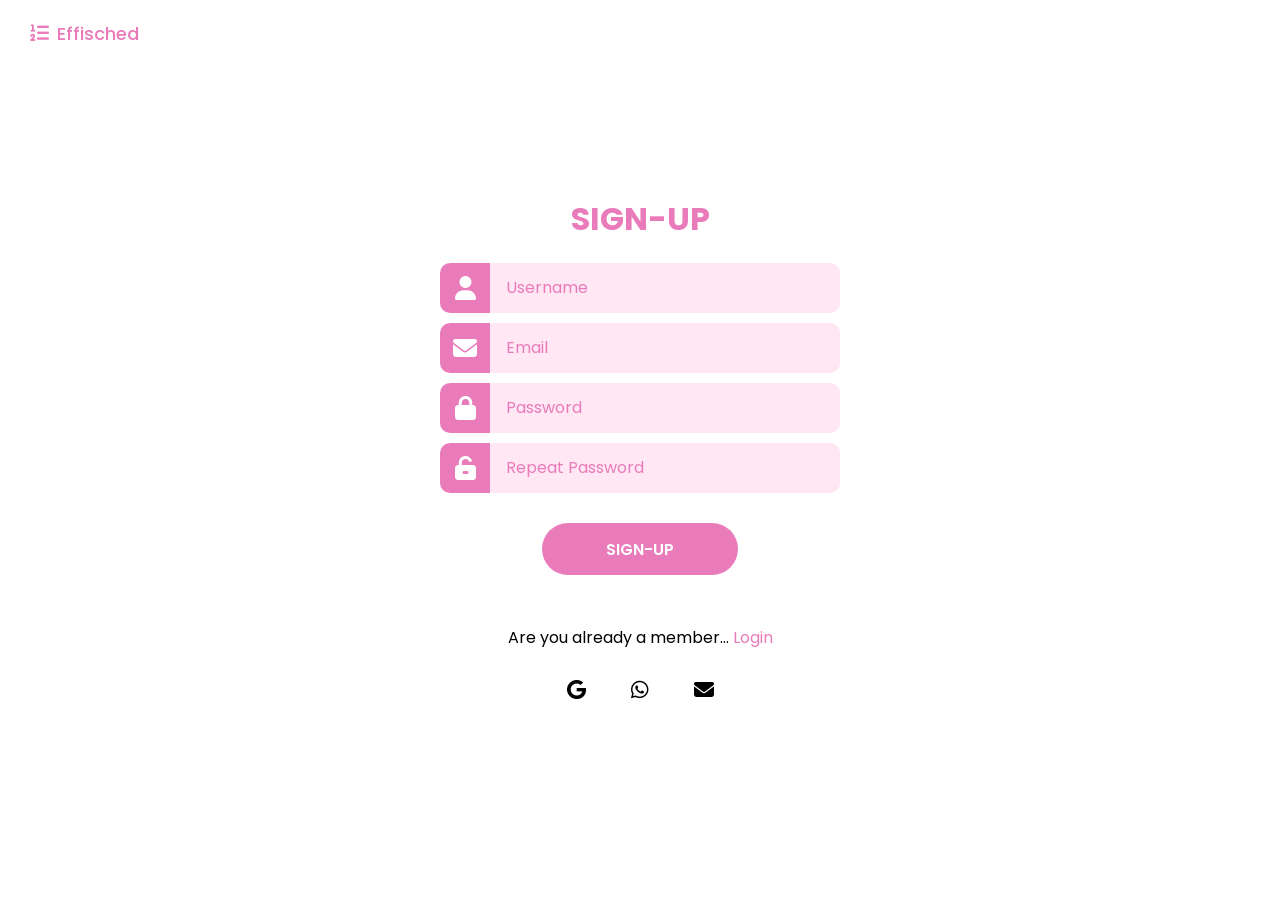
<file: index.html>
<!DOCTYPE html>
<html lang="en">
<head>
    <meta charset="UTF-8">
    <meta name="viewport" content="width=device-width, initial-scale=1.0">
    <title>Effisched</title>
    <link rel="stylesheet" href="https://cdnjs.cloudflare.com/ajax/libs/font-awesome/6.5.0/css/all.min.css">
    <link rel="stylesheet" href="styles.css">
    <script type="text/javascript" src="validation.js" defer></script>
    <script type="text/javascript" src="calender.js" defer></script>
</head>
<body>
    
    <div class="container">
        <div class="wrapper">

            <nav>
                <div class="left">
                    <a href="/">
                        <i class="fa-solid fa-list-ol"></i>
                        Effisched
                    </a>
                </div>
            </nav>

            <h1>Sign-up</h1>
            <p id="error-message"></p>
            <form id="form">
                <!--username-->
                <div>
                    <label for="username-input">
                        <i class="fa-solid fa-user"></i>
                    </label>
                    <input type="text" name="username" id="username-input" placeholder="Username">
                </div>

                <!--Email-->
                <div>
                    <label for="email-input">
                        <i class="fa-solid fa-envelope"></i>
                    </label>
                    <input type="email" name="email" id="email-input" placeholder="Email">
                </div>

                <!--Password-->
                <div>
                    <label for="password-input">
                        <i class="fa-solid fa-lock"></i>
                    </label>
                    <input type="password" name="password" id="password-input" placeholder="Password">
                </div>

                <!--repeat password-->
                <div>
                    <label for="repeat-password-input">
                        <i class="fa-solid fa-unlock-keyhole"></i>
                    </label>
                    <input type="password" name="repeat-password" id="repeat-password-input" placeholder="Repeat Password">
                </div>

                <button type="submit">Sign-up</button>
            </form>

            <p>
                Are you already a member...
                <a href="login.html">
                    Login
                </a>
            </p>
            <nav>
                <div class="down">
                    <a href="https://google.com" target="blank" rel="noopener noreferrer">
                        <i class="fa-brands fa-google"></i>
                    </a>

                    <a href="http://whatsapp.com" target="_blank" rel="noopener noreferrer">
                        <i class="fa-brands fa-whatsapp"></i>
                    </a>
        
                    <a href="mailto:Anujlingwal022@gmail.com">
                        <i class="fa-solid fa-envelope"></i>
                    </a>
                </div>
                
            </nav>
        </div>
    </div>
</body>
</html>
</file>
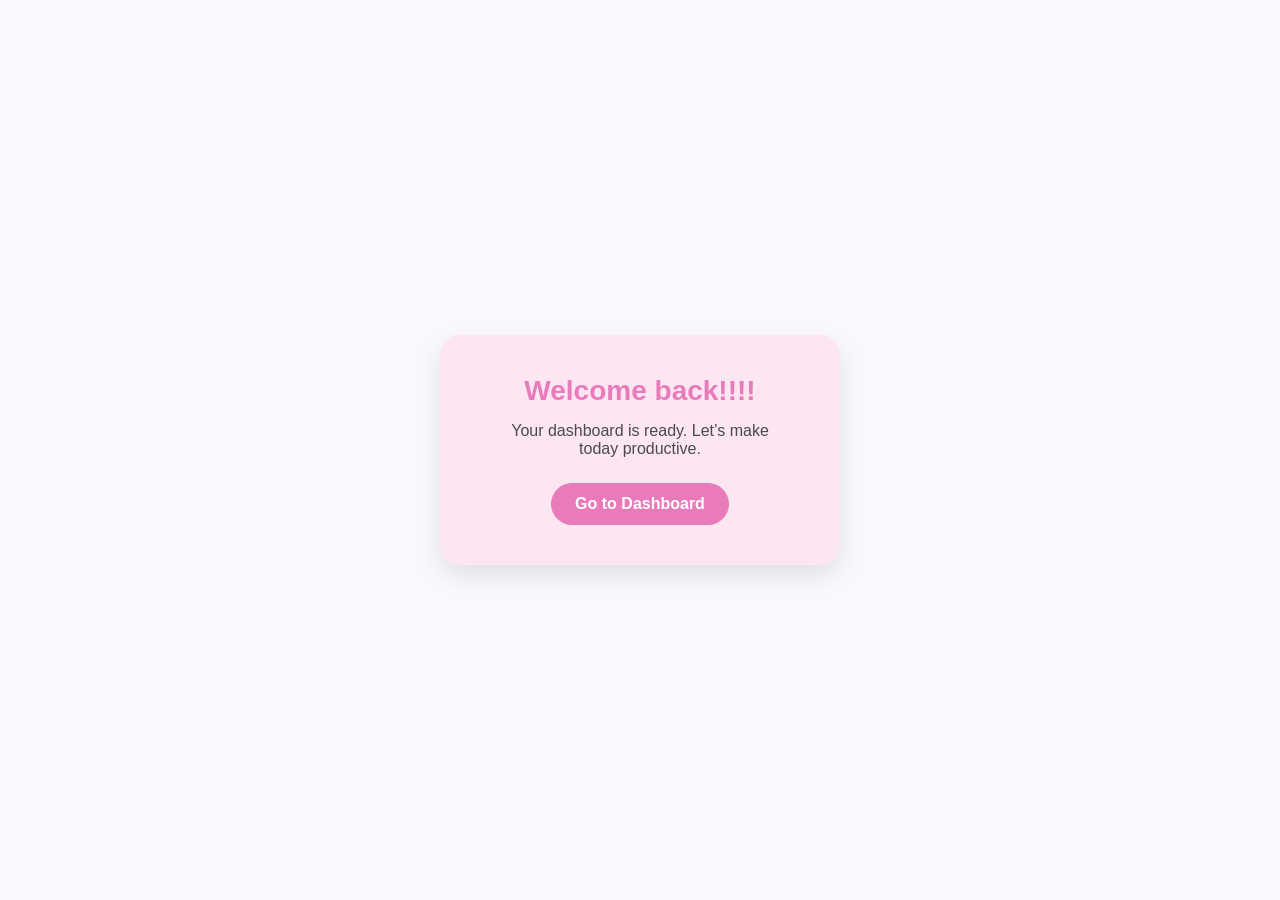
<file: afterlog.html>
<!DOCTYPE html>
<html lang="en">
<head>
  <meta charset="UTF-8">
  <meta name="viewport" content="width=device-width, initial-scale=1.0">
  <title>Effisched - Dashboard</title>
  <link rel="stylesheet" href="afterlog.css">
</head>
<body>
  <div class="card">
    <h1>Welcome back!!!!</h1>
    <p>Your dashboard is ready. Let’s make today productive.</p>
    <a href="calender.html" class="btn">Go to Dashboard</a>
  </div>
</body>
</html>
</file>
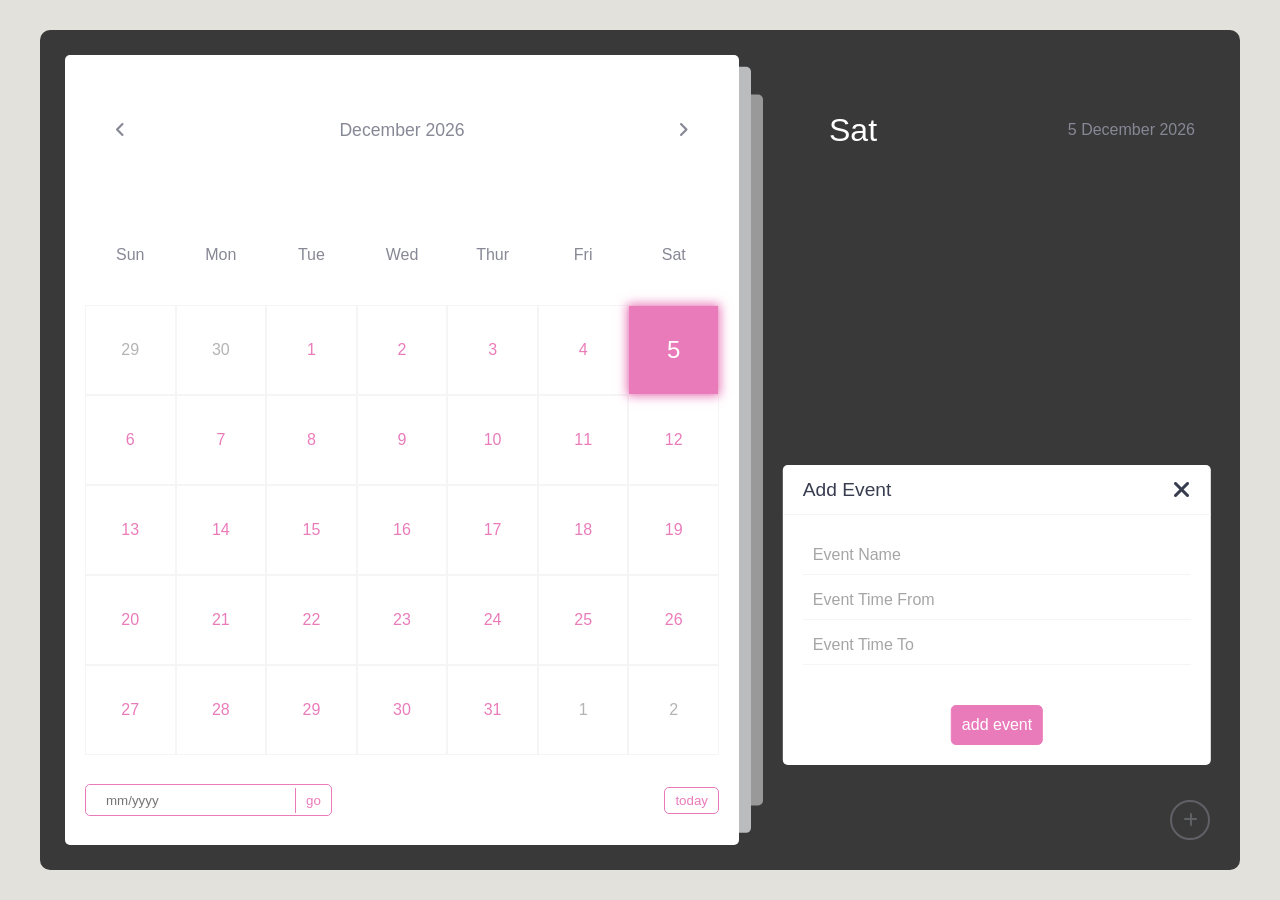
<file: calender.html>
<!DOCTYPE html>
<html lang="en">
<head>
  <meta charset="UTF-8">
  <meta name="viewport" content="width=device-width, initial-scale=1.0">
  <link rel="stylesheet" href="https://cdnjs.cloudflare.com/ajax/libs/font-awesome/6.5.0/css/all.min.css">
  <link rel="stylesheet" href="calender.css">
  <script type="text/javascript" src="calender.js" defer></script>
  <title>calender</title>

</head>
<body>
  <div class="container">
    <div class="left">
      <div class="calendar">
        <div class="month">
          <i class="fa fa-angle-left prev"></i>
          <div class="date">
          </div>
          <i class="fa fa-angle-right next"></i>
        </div>

        <!--WEEkDAY-->
        
        <div class="weekdays">
          <div>sun</div>
          <div>mon</div>
          <div>tue</div>
          <div>wed</div>
          <div>thur</div>
          <div>fri</div>
          <div>sat</div>
        </div>

        <!--days-->
        
        <div class="days">
        </div>

        <div class="goto-today">
          <div class="goto">
            <input type="text" placeholder="mm/yyyy " class="date-input">
            <button class="goto-btn">go</button>
          </div>
          <button class="today-btn">today</button>
        </div>
      </div>
    </div>
    <div class="right">
      <div class="today-date">
        <div class="event-day">Mon</div>
        <div class="event-date">5 May 2025</div>
      </div>
      <div class="events"></div>
      <div class="add-event-wrapper active">
        <div class="add-event-header">
          <div class="title">Add Event</div>
          <i class="fas fa-times close"></i>
        </div>

        <div class="add-event-body">
          <div class="add-event-input">
            <input type="text" placeholder="Event Name" class="event-name" />
          </div>

          <div class="add-event-input">
            <input type="text" placeholder="Event Time From" class="event-time-from" />
          </div>

          <div class="add-event-input">
            <input type="text" placeholder="Event Time To" class="event-time-to" />
          </div>
        </div>

        <div class="add-event-footer">
          <button class="add-event-btn">add event</button>
        </div>
      </div>
    </div>

    <button class="add-event">
      <i class="fas fa-plus"></i>
    </button>
  </div>
</body>
</html>
</file>
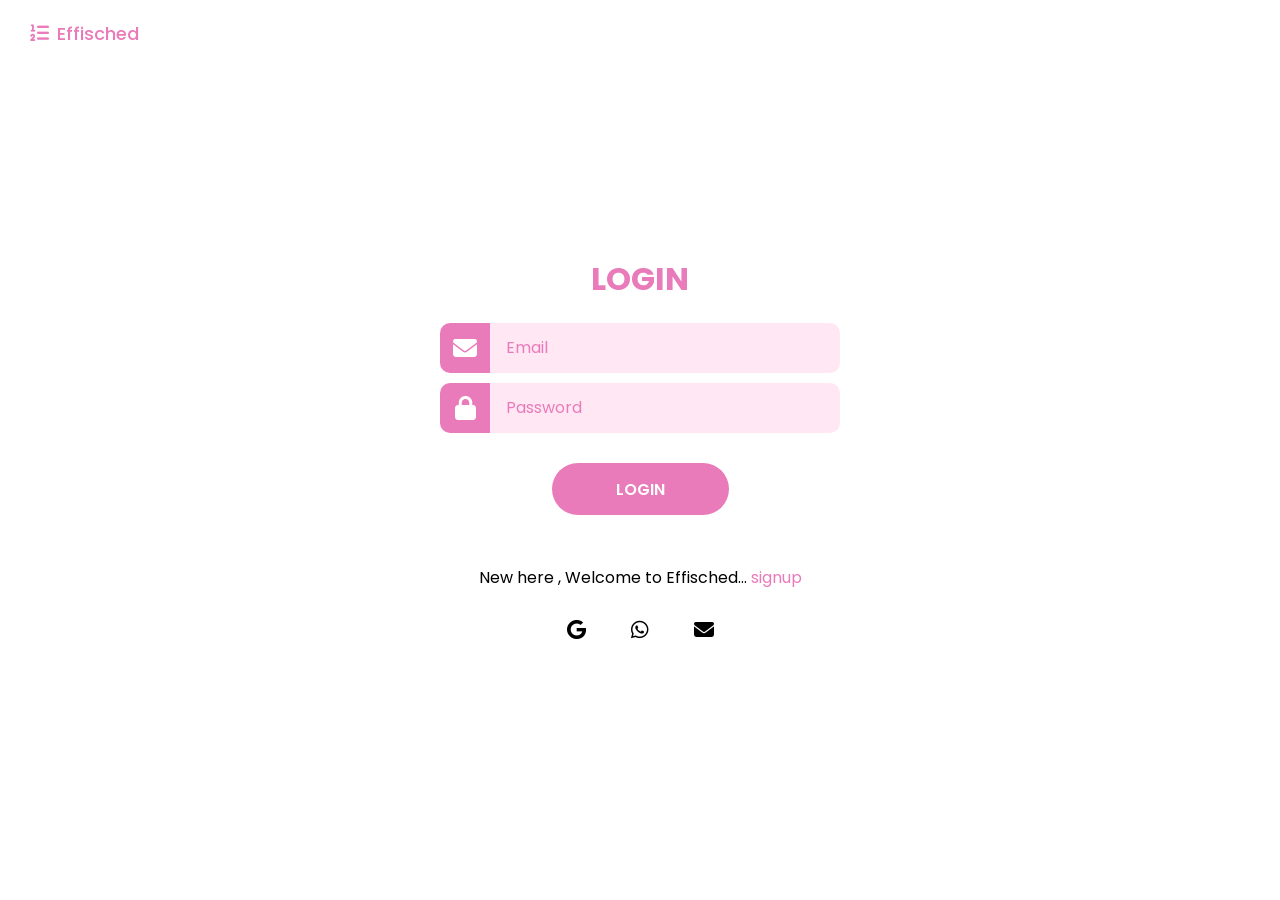
<file: login.html>
<!DOCTYPE html>
<html lang="en">
<head>
    <meta charset="UTF-8">
    <meta name="viewport" content="width=device-width, initial-scale=1.0">
    <title>Effisched-Login</title>
    <link rel="stylesheet" href="https://cdnjs.cloudflare.com/ajax/libs/font-awesome/6.5.0/css/all.min.css">
    <link rel="stylesheet" href="styles.css">
    <script type="text/javascript" src="validation.js" defer></script>
</head>
<body>
    <div class="container">
        <div class="wrapper">

            <div class="left">
                <a href="/">
                    <i class="fa-solid fa-list-ol"></i>
                    Effisched
                </a>
            </div>

            <h1>login</h1>
            <p id="error-message"></p>
            <form id="form">
    
                <!--Email-->
                <div>
                    <label for="email-input">
                        <i class="fa-solid fa-envelope"></i>
                    </label>
                    <input type="email" name="email" id="email-input" placeholder="Email">
                </div>
    
                <!--Password-->
                <div>
                    <label for="password-input">
                        <i class="fa-solid fa-lock"></i>
                    </label>
                    <input type="password" name="password" id="password-input" placeholder="Password">
                </div>
    
                <button type="submit">Login</button>
            </form>
    
            <p>
                New here , Welcome to Effisched...
                <a href="index.html">
                    signup
                </a>
            </p>

            <nav>
                <div class="down">
                    <a href="https://google.com" target="blank" rel="noopener noreferrer">
                        <i class="fa-brands fa-google"></i>
                    </a>

                    <a href="http://whatsapp.com" target="_blank" rel="noopener noreferrer">
                        <i class="fa-brands fa-whatsapp"></i>
                    </a>
        
                    <a href="mailto:Anujlingwal022@gmail.com">
                        <i class="fa-solid fa-envelope"></i>
                    </a>
                </div>
                
            </nav>

        </div>
    </div>
    
</body>
</html>
</file>
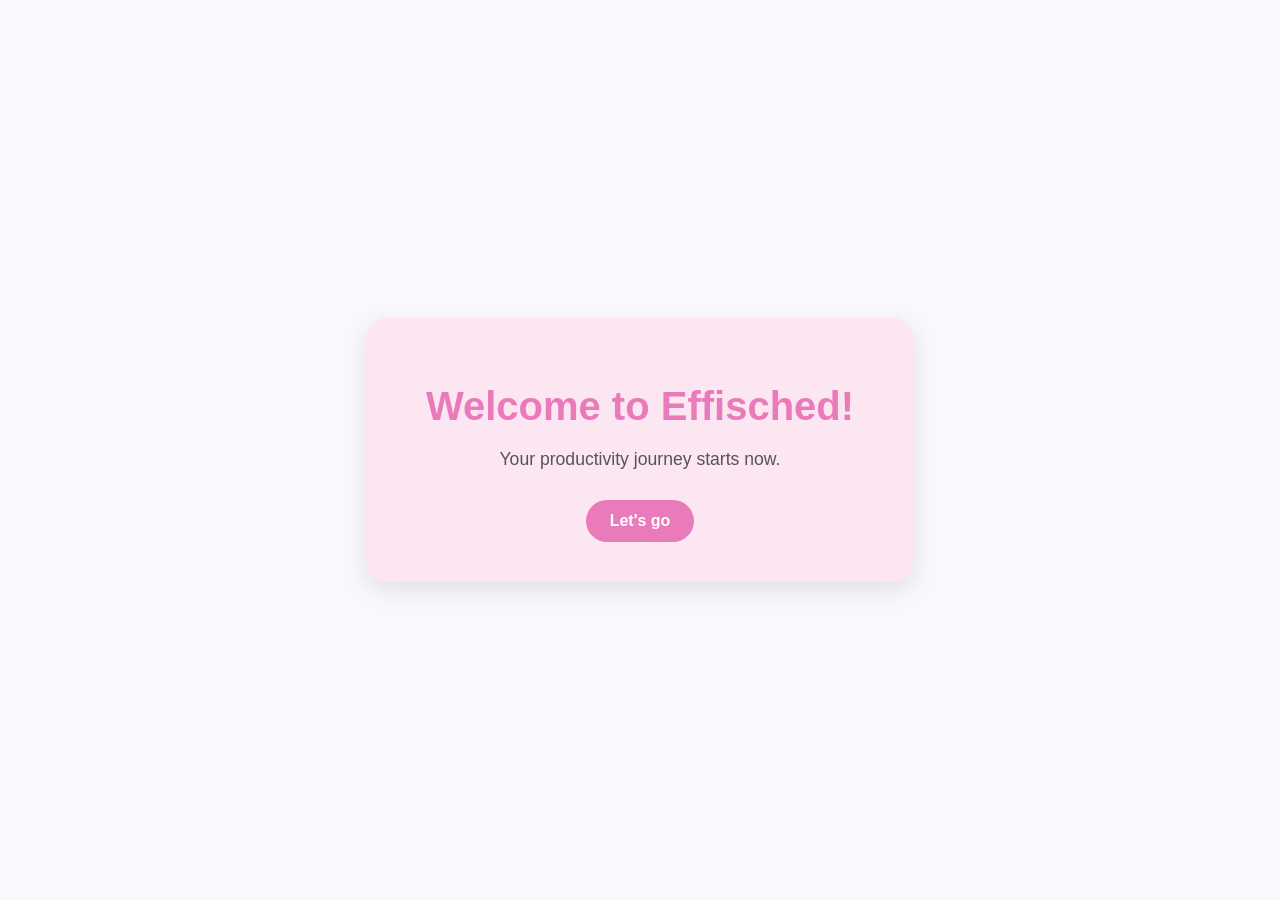
<file: welcome.html>
<!DOCTYPE html>
<html lang="en">
<head>
    <meta charset="UTF-8" />
    <meta name="viewport" content="width=device-width, initial-scale=1.0"/>
    <title>Welcome to Effisched</title>
    <link rel="stylesheet" href="welcome.css" />
</head>
<body>
    <div class="welcome-container">
    <h1>Welcome to <span>Effisched</span>!</h1>
    <p>Your productivity journey starts now.</p>
    <a href="calender.html" class="btn">Let's go</a>
    </div>
</body>
</html>
</file>
<file: styles.css>
@import url('https://fonts.googleapis.com/css2?family=Open+Sans:ital,wght@0,300..800;1,300..800&family=Poppins:ital,wght@0,100;0,200;0,300;0,400;0,500;0,600;0,700;0,800;0,900;1,100;1,200;1,300;1,400;1,500;1,600;1,700;1,800;1,900&display=swap');

:root{
    --accent-color: #ea7bba;
    --base-color: white;
    --text-color: black;
    --input-color: #ffe7f4;
}

*{
    margin: 0;
    padding: 0;
}

html{
    font-family: Poppins , Seoge UI , sans-serif;
    font-size: 12;
    color: var(--text-color);
    text-align: center;
}

body{
    min-height: 100vh;
    background-color: white;
    background-size: cover;
    background-position: right;
    overflow: hidden;
}

.container {
    display: flex;
    justify-content: center;
    align-items: center;
    height: 100vh;
}


.wrapper{
    box-sizing: border-box;
    background-color: var(--base-color);
    height: 100vh;
    width: max(40% , 600px);
    padding: 10px;
    border-radius: 0 20px 20px 0;
    display: flex;
    flex-direction: column;
    align-items: center;
    justify-content: center;
}

/* Left nav bar */
.left {
    position: absolute;
    top: 20px;
    left: 30px;
}

.left a {
    text-decoration: none;
    font-size: 18px;
    font-weight: 500;
    color: #ea7bba !important;
    display: flex;
    align-items: center;
    gap: 8px;
}

.left a i {
    font-size: 1.2rem;
}


h1{
    font-size: 2rem;
    font-weight: 600px;
    text-transform: uppercase;
    color: #ea7bba;

}

form{
    width: min(400px , 100%);
    margin-top: 20px;
    margin-bottom: 50px;
    display: flex;
    flex-direction: column;
    align-items: center;
    gap: 10px;
}

form > div{
    width: 100%;
    display: flex;
    justify-content: center;
}

form label{
    flex-shrink: 0;
    height: 50px;
    width: 50px;
    background-color: var(--accent-color);
    fill: var(--base-color);
    color: var(--base-color);
    border-radius: 10px 0 0 10px;
    display: flex;
    justify-content: center;
    align-items: center;
    font-size: 1.5rem;
    font-weight: 500px;
}

form input{
    box-sizing: border-box;
    flex-grow: 1;
    min-width: 0;
    height: 50px;
    padding: 1em;
    font: inherit;
    border-radius: 0 10px 10px 0;
    border: 2px solid var(--input-color);
    border-left: none;
    background-color: var(--input-color);
    transition: 150ms ease;
}

form input:hover{
    border-color: var(--accent-color);
}

form input:focus{
    outline: none;
    border-color: var(--text-color);
}

div:has(input:focus) > label{
    background-color: var(--text-color);
}

form input::placeholder{
    color: var(--accent-color);
    opacity: 1;
}

form button{
    margin-top: 20px;
    border: none;
    border-radius: 1000px;
    padding: .85em 4em;
    background-color: var(--accent-color);
    color: var(--base-color);
    font: inherit;
    font-weight: 600;
    text-transform: uppercase;
    cursor: pointer;
    transition: 150ms ease
}

form button:hover{
    background-color: var(--text-color);
    transform: scale(1.1);
}

form button:focus{
    outline: none;
    background-color: var(--text-color);
}

a{
    text-decoration: none;
    color: var(--accent-color);
}

a:hover{
    text-decoration: underline;
}

.down{
    font-size: 20px;
    margin-top: 25px;
    text-align: center;
}

.down a{
    color: var(--text-color);
    margin-right: 20px;
    margin-left: 20px;
}

@media(max-width: 1100px){
    .wrapper{
        width: min(600px , 100%);
        border-radius: 0;
        
    }
}

form div.incorrect label{
    background-color: rgb(236, 114, 114);
}

form div.incorrect input{
    border-color: rgb(236, 114 , 114);
}

#error-message{
    color: var(--text-color);
}
</file>
<file: afterlog.css>
/* Add pink theme variables */
:root {
  --primary-color: #ea7bba;
  --primary-color-dark: #d16ca3;
}

* {
 margin: 0;
 padding: 0;
 box-sizing: border-box;
 font-family: 'Segoe UI', Tahoma, Geneva, Verdana, sans-serif;
}

body {
 background-color: #f9f8ff;
 height: 100vh;
 display: flex;
 justify-content: center;
 align-items: center;
 padding: 20px;
}

.card {
 background-color: #fbe6f2;
 padding: 40px 60px;
 border-radius: 20px;
 box-shadow: 0 10px 25px rgba(0, 0, 0, 0.1);
 text-align: center;
 max-width: 400px;
 width: 100%;
}

.card h1 {
 font-size: 28px;
 color: var(--primary-color);
 margin-bottom: 15px;
}

.card p {
 font-size: 16px;
 color: #4a4a4a;
 margin-bottom: 25px;
}

.btn {
 display: inline-block;
 background-color: var(--primary-color);
 color: #fff;
 padding: 12px 24px;
 border-radius: 30px;
 text-decoration: none;
 font-weight: bold;
 transition: background 0.3s ease;
}


.card button:hover {
 background-color: #d16ca3;
}

/* Responsive for screens <= 600px */
@media (max-width: 600px) {
 .card {
   padding: 30px 20px;
 }

 .card h1 {
   font-size: 22px;
 }

 .card p {
   font-size: 14px;
 }

 .card button {
   padding: 10px 20px;
   font-size: 14px;
 }
}

.left a {
    color: #ea7bba !important;
}
</file>
<file: calender.css>
:root{
  --primary-color: #ea7bba;
}

*{
  margin: 0;
  padding: 0;
  box-sizing: border-box;
  font-family: "Poppins" , sans-serif;
}

body{
  min-height: 100vh;
  display: flex;
  align-items: center;
  justify-content: center;
  background-color: #e2e1dc;
}

.container{
  position: relative;
  width: 1200px;
  min-height: 800px;
  margin: 0 auto;
  padding: 5px;
  color: #fff;
  display: flex;
  border-radius: 10px;
  background-color: rgb(57, 57, 57);
}

.left{
  width: 60%;
  padding: 20px;
}

.calendar{
  position: relative;
  width: 100%;
  height: 100%;
  display: flex;
  flex-direction: column;
  flex-wrap: wrap;
  justify-content: space-between;
  color: #878895;
  border-radius: 5px;
  background-color: #fff;
}

.calendar::before ,
.calendar::after{
  content: "";
  position: absolute;
  top: 50%;
  left: 100%;
  width: 12px;
  height: 97%;
  border-radius: 0 5px 5px 0;
  background-color: #d4d5d6d7;
  transform: translateY(-50%);
}

.calendar::before{
  height: 90%;
  left: calc(100% + 12px);
  background-color: rgb(153, 153, 153);
}

.calendar .month{
  width: 100%;
  height: 150px;
  display: flex;
  align-items: center;
  justify-content: space-between;
  padding: 0 50px;
  font-size: 1.1rem;
  font-weight: 400;
  text-transform: capitalize;
}

.calendar .month .prev,
.calendar .month .next{
  cursor: pointer;
}

.calendar .month .prev:hover,
.calendar .month .next:hover{
  color: var(--primary-color);
}

.calendar .weekdays{
  width: 100%;
  height: 100px;
  display: flex;
  align-items: center;
  justify-content: space-between;
  padding: 0 20px;
  font-size: 1rem;
  font-weight: 400;
  text-transform: capitalize;
}

.calendar .weekdays div{
  width: 14.28%;
  height: 100%;
  display: flex;
  align-items: center;
  justify-content: center;
}

.calendar .days{
  width: 100%;
  display: flex;
  flex-wrap: wrap;
  justify-content: space-between;
  padding: 0 20px;
  font-size: 1rem;
  font-weight: 400;
  margin-bottom: 20px;
}

.calendar .days .day{
  width: 14.28%;
  height: 90px;
  display: flex;
  align-items: center;
  justify-content: center;
  cursor: pointer;
  color: var(--primary-color);
  border: 1px solid #f5f5f5;
}

.calendar .day:not(.prev-date , .next-date):hover{
  color: #fff;
  background-color: var(--primary-color);
}

.calendar .days .prev-date,
.calendar .days .next-date{
  color: #b3b3b3;
}

.calendar .days .active{
  position: relative;
  font-size: 1.5rem;
  color: #fff;
  background-color: var(--primary-color);
}

.calendar .days .active::before{
  content: "";
  position: absolute;
  top: 0;
  left: 0;
  width: 100%;
  height: 100%;
  box-shadow: 0 0 10px 2px var(--primary-color);
}

.calendar .days .today{
  font-size: 1.5rem;
}

.calendar .days .event{
  position: relative;
}

.calendar .days .event::after{
  content: "";
  position: absolute;
  bottom: 10%;
  left: 50%;
  width: 70%;
  height: 6px;
  border-radius: 30px;
  transform: translateX(-50%);
  background-color: var(--primary-color);
}

.calendar .event:hover::after{
  background-color: #fff;
}

.calendar .active.event::after{
  background-color: #fff;
  bottom: 20%;
}

.calendar .active.event{
  padding-bottom: 10px;
}

.calendar .goto-today{
  width: 100%;
  height: 50px;
  display: flex;
  align-items: center;
  justify-content: space-between;
  gap: 5px;
  padding: 0 20px;
  margin-bottom: 20px;
  color: var(--primary-color);
}

.calendar .goto-today .goto{
  display: flex;
  align-items: center;
  border-radius: 5px;
  overflow: hidden;
  border: 1px solid var(--primary-color);
}

.calendar .goto-today .goto input{
  width: 100%;
  height: 30px;
  outline: none;
  border: none;
  border-radius: 5px;
  padding: 0 20px;
  color: var(--primary-color);
  border-radius: 5px;
}

.calendar .goto-today button{
  padding: 5px 10px;
  border: 1px solid var(--primary-color);
  border-radius: 5px;
  background-color: transparent;
  cursor: pointer;
  color: var(--primary-color);
}

.calendar .goto-today button:hover{
  color: #fff;
  background-color: var(--primary-color);
}

.calendar .goto-today .goto button{
  border: none;
  border-left: 1px solid var(--primary-color);
  border-radius: 0;
}

.container .right{
  position: relative;
  width: 40%;
  min-height: 100%;
  padding: 20px 0;
}

.right .today-date{
  width: 100%;
  height: 50px;
  display: flex;
  flex-wrap: wrap;
  gap: 10px;
  align-items: center;
  justify-content: space-between;
  padding: 0 40px;
  padding-left: 70px;
  margin-top: 50px;
  margin-bottom: 20px;
  text-transform: capitalize;
}

.today-date .event-day {
  font-size: 2rem;
  font-weight: 400;
}

.today-date .event-date{
  font-size: 1rem;
  font-weight: 300;
  color: #878895;
}

.events{
  width: 100%;
  height: 100%;
  max-height: 600px;
  overflow-x: hidden;
  overflow-y: auto;
  display: flex;
  flex-direction: column;
  padding: 4px;
}

.events .event{
  position: relative;
  width: 95%;
  min-height: 70px;
  display: flex;
  justify-content: center;
  flex-direction: column;
  gap: 5px;
  padding: 0 50px;
  padding-left: 20px;
  color: #fff;
  cursor: pointer;
  background: linear-gradient(90deg , #3f4458 , transparent);
}

.events .event:nth-child(even){
  background: transparent;
}

.events .event:hover{
  background: linear-gradient(90deg , var(--primary-color) , transparent);
}

.events .event .title{
  display: flex;
  align-items: center;
  pointer-events: none;
}

.events .event .title .event-title{
  font-size: 1rem;
  font-weight: 300;
  margin-left: 20px;
}

.events .event .title{
  color: var(--primary-color);
  font-size: 0.5rem;
}

.events .event:hover .title i,
.events .event:hover .event-time{
  color: #fff;
}

.events .event .title .event-time{
  font-size: 0.8rem;
  font-weight: 300;
  color: #878895;
  margin-left: 15px;
  pointer-events: none;
}

.events .event::after{
  content: "✓";
  position: absolute;
  top: 50%;
  right: 0;
  font-size: 3rem;
  display: none;
  align-items: center;
  justify-content: center;
  opacity: 0.3;
  color: var(--primary-color);
  transform: translateY(-50%);
}

.event .event:hover::after{
  display: flex;
}

.events .active.event::after{
  background-color: #fff;
  bottom: 20%;
}

.events .active.event{
  padding-bottom: 10px;
}

.events .no-event{
  width: 100%;
  height: 100%;
  display: flex;
  align-items: center;
  justify-content: center;
  font-size: 1.5rem;
  font-weight: 400;
  color: #878787;

}

.add-event-wrapper{
  max-height: 0;
  position: absolute;
  bottom: 100px;
  left: 50%;
  width: 90%;
  overflow: hidden;
  border-radius: 5px;
  background-color: #fff;
  transform: translateX(-50%);
  transition: 1.1s;
}

.add-event-wrapper.active{
  min-height: 300px;
}

.add-event-header{
  width: 100%;
  height: 50px;
  display: flex;
  align-items: center;
  justify-content: space-between;
  padding: 0 20px;
  color: #373c4f;
  border-bottom: 1px solid #f5f5f5;
}

.add-event-header .close{
  font-size: 1.5rem;
  cursor: pointer;
}

.add-event-header .close:hover{
  color: var(--primary-color);
}

.add-event-header .title{
  font-size: 1.2rem;
  font-weight: 400rem;
}

.add-event-body{
  width: 100%;
  height: 100%;
  display: flex;
  flex-direction: column;
  gap: 5px;
  padding: 20px;
}

.add-event-body .add-event-input{
  width: 100%;
  height: 40px;
  display: flex;
  align-items: center;
  justify-content: space-between;
  gap: 10px;
}

.add-event-body .add-event-input input{
  width: 100%;
  height: 100%;
  outline: none;
  border: none;
  border-bottom: 1px solid #f5f5f5;
  padding: 0 10px;
  font-size: 1rem;
  font-weight: 300;
  color: #373c4f;
}

.add-event-body .add-event-input input::placeholder{
  color: #a5a5a5;
}

.add-event-body .add-event-input input:focus{
  border-color: var(--primary-color);
}

.add-event-body .add-event-input input:focus::placeholder{
  color: var(--primary-color);
}

.add-event-footer{
  display: flex;
  align-items: center;
  justify-content: center;
  padding: 20px;
}

.add-event-btn{
  height: 40px;
  font-size: 1rem;
  font-weight: 400;
  outline: none;
  border: none;
  color: #fff;
  background-color: var(--primary-color);
  border-radius: 5px;
  cursor: pointer;
  padding: 5px 10px;
  border: 1px solid var(--primary-color);
}

.add-event-btn:hover{
  color: var(--primary-color);
  background-color: transparent;
}

.add-event {
  position: absolute;
  bottom: 30px;
  right: 30px;
  width: 40px;
  height: 40px;
  display: flex;
  align-items: center;
  justify-content: center;
  font-size: 1rem;
  color: #878895;
  border: 2px solid #878895;
  opacity: 0.5;
  border-radius: 50%;
  background-color: transparent;
  cursor: pointer;
}

.add-event:hover{
  opacity: 1;
}

.add-event i{
  pointer-events: none;
}

@media (max-width : 1100px){
  body{
    align-items: flex-start;
    justify-content: flex-start;
  }
  .container{
    min-height: 100vh;
    flex-direction: column;
    border-radius: 9;
  }

  .container .left,
  .container .right{
    width: 100%;
    height: 100%;
    padding: 20 0;
  }

  .calendar::before,
  .calendar::after{
    top: 100%;
    left: 50%;
    width: 95%;
    height: 12px;
    border-radius: 0 0 5px 5px;
    transform: translateX(-50%);
  }
  .calendar::before{
    width: 94%;
    top: calc(100% + 12px);
  }

  .events{
    padding-bottom: 340px;
  }

  .add-event-wrapper{
    bottom: 100px;
  }
}

@media (max-width : 600px){
  .calendar .month{
    height: 75px;
  }
  .calendar .weekdays{
    height: 50px;
  }

  .calendar .days .day{
    height: 40px;
    font-size: 0.7rem;
  }

  .calendar .days .day.active,
  .calendar .days .day.today{
    font-size: 1rem;
  }

  .right .today-date{
    padding: 20px;
  }
}
</file>
<file: welcome.css>
:root {
    --primary-color: #ea7bba;
    --primary-color-dark: #d16ca3;
}

body {
    margin: 0;
    padding: 0;
    font-family: "Poppins", sans-serif;
    background-color: #f9f8ff;
    display: flex;
    justify-content: center;
    align-items: center;
    height: 100vh;
}

.welcome-container {
    text-align: center;
    background-color: #fbe6f2;
    padding: 40px 60px;
    border-radius: 20px;
    box-shadow: 0 8px 24px rgba(0, 0, 0, 0.1);
}

.welcome-container h1 {
    font-size: 2.5rem;
    color: var(--primary-color);
    margin-bottom: 20px;
}

.welcome-container h1 span {
    font-weight: 700;
}

.welcome-container p {
    font-size: 1.1rem;
    color: #555;
    margin-bottom: 30px;
}

.btn {
    display: inline-block;
    background-color: var(--primary-color);
    color: #fff;
    padding: 12px 24px;
    border-radius: 30px;
    text-decoration: none;
    font-weight: bold;
    transition: background 0.3s ease;
}

.btn:hover {
    background-color: var(--primary-color-dark);
}

@media (min-width: 600px) and (max-width: 1100px) {
    .welcome-container {
        width: 90%;
        max-width: 600px;
        margin: 0 auto; /* center horizontally */
        padding: 40px 30px;
        border-radius: 25px;
        box-shadow: 0 20px 40px rgba(0, 0, 0, 0.1);
    }

    .welcome-container h1 {
        font-size: 2rem;
    }

    .welcome-container p {
        font-size: 1rem;
    }

    .btn {
        padding: 12px 28px;
        font-size: 1rem;
        border-radius: 999px;
    }
}

.left a {
    color: #ea7bba !important;
}
</file>
